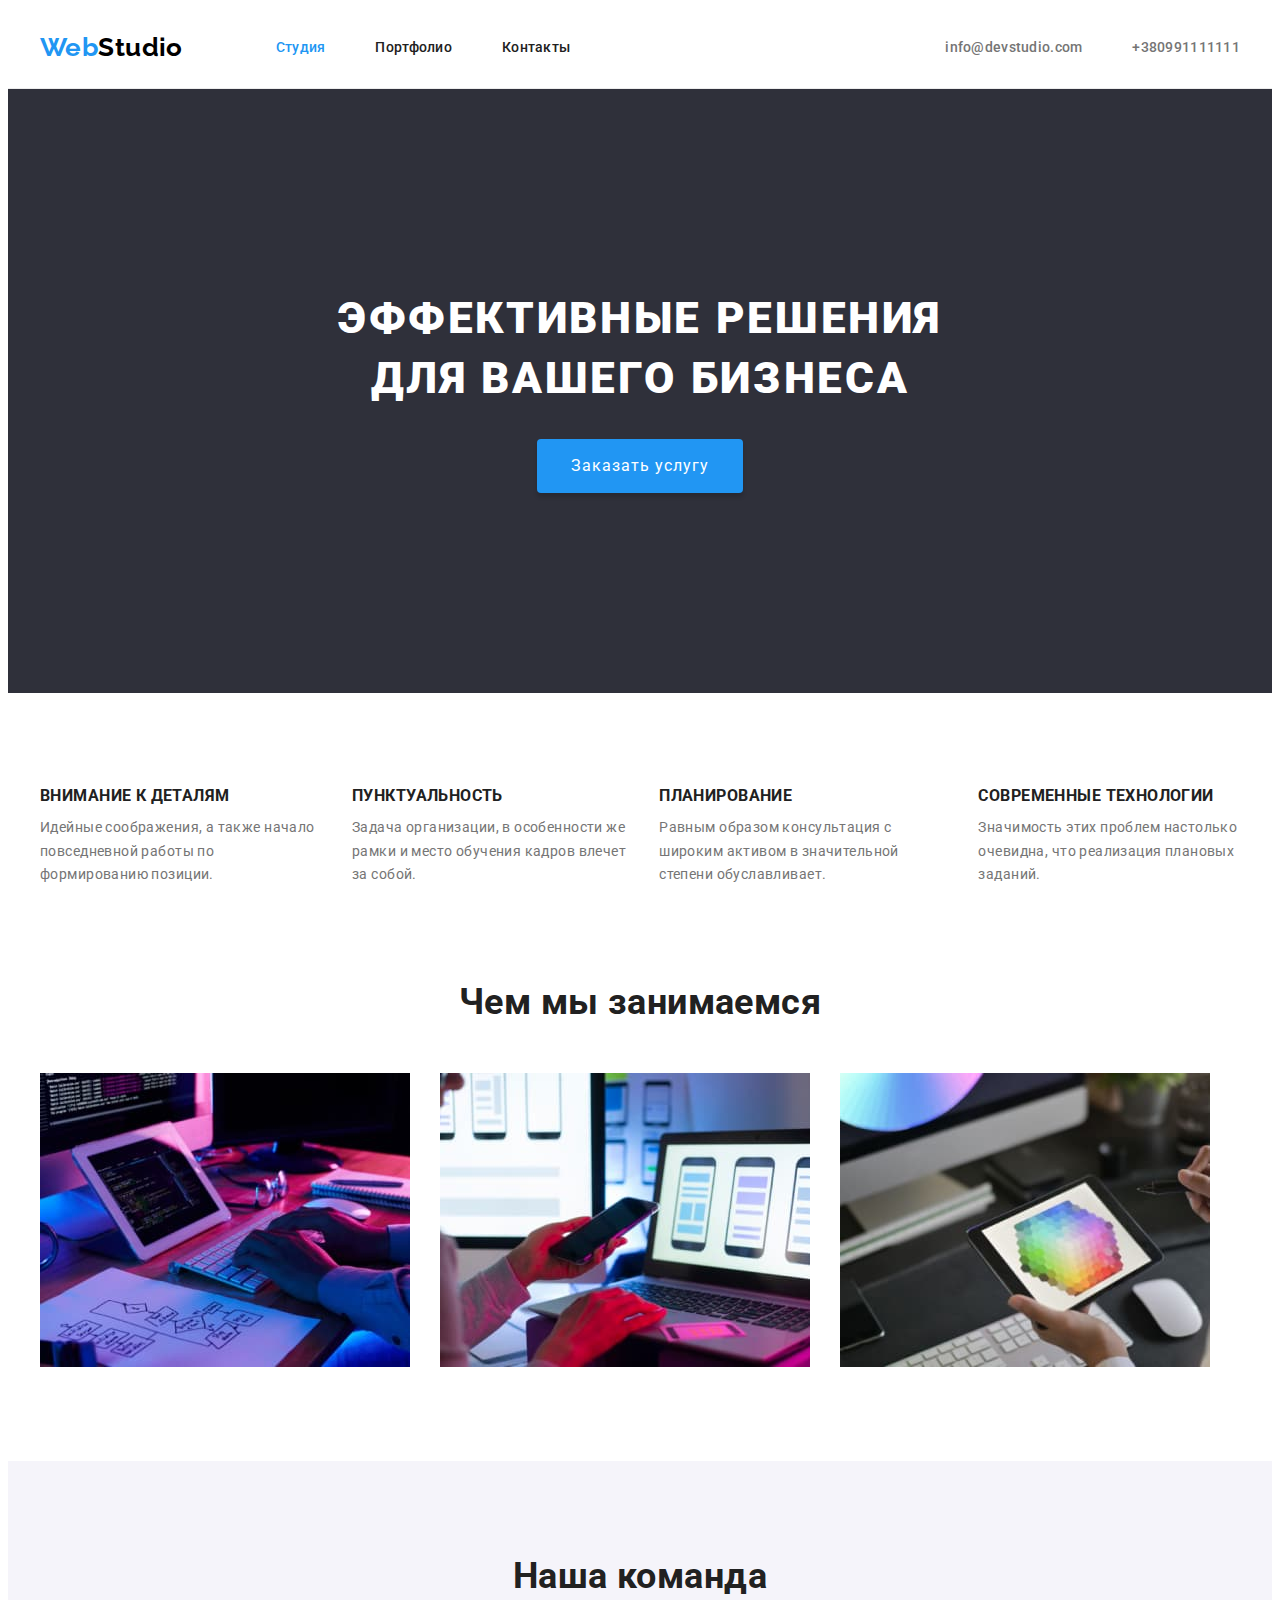
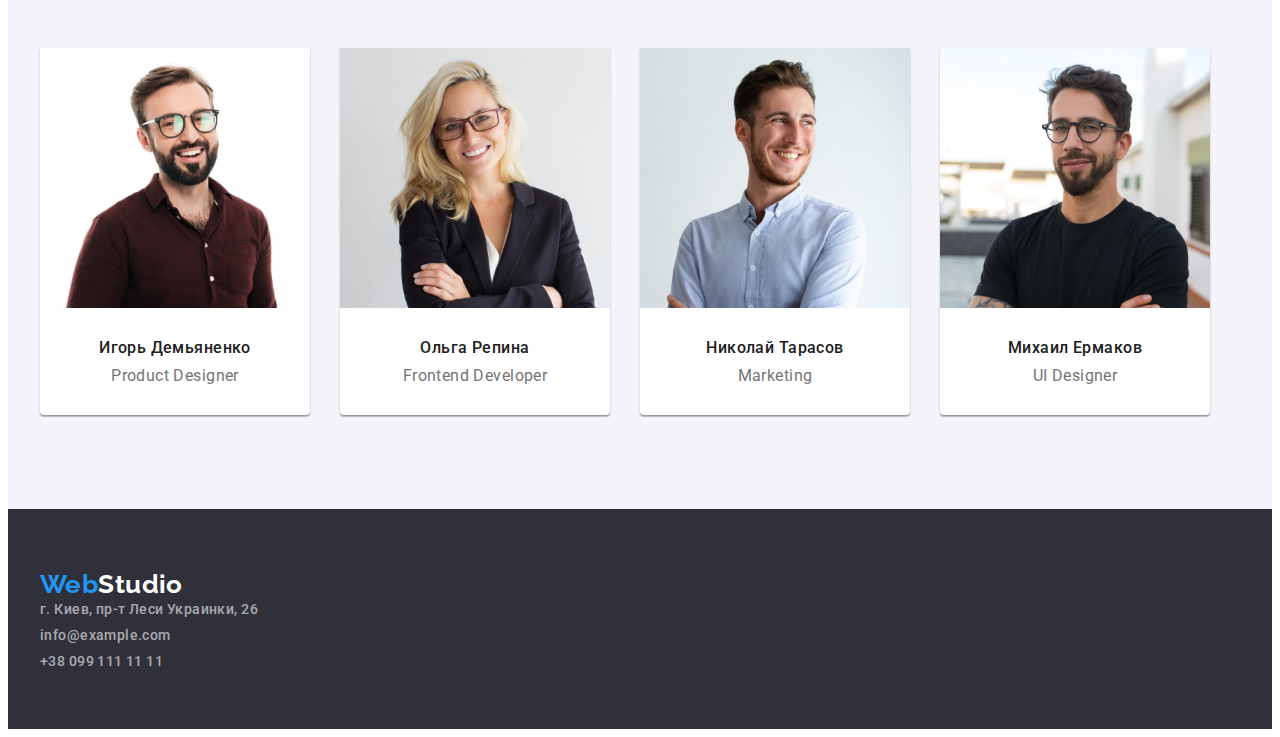
<file: index.html>
<!DOCTYPE html>
<html lang="ru">

<head>
    <meta charset="UTF-8">
    <meta http-equiv="X-UA-Compatible" content="IE=edge">
    <meta name="viewport" content="width=device-width, initial-scale=1.0">
    <title>Document</title>
    <link rel="preconnect" href="https://fonts.gstatic.com">
    <link rel="preconnect" href="https://fonts.gstatic.com">
    <link
        href="https://fonts.googleapis.com/css2?family=Raleway:wght@700&family=Roboto:wght@400;500;700;900&display=swap"
        rel="stylesheet">
    <link rel="stylesheet" href="https://cdnjs.cloudflare.com/ajax/libs/modern-normalize/1.1.0/modern-normalize.min.css"
        integrity="sha512-wpPYUAdjBVSE4KJnH1VR1HeZfpl1ub8YT/NKx4PuQ5NmX2tKuGu6U/JRp5y+Y8XG2tV+wKQpNHVUX03MfMFn9Q=="
        crossorigin="anonymous" referrerpolicy="no-referrer" />
    <link rel="stylesheet" href="./css/styles.css">
</head>

<body>
    <!-- шапка -->
    <header class="header">
        <div class="container header-container">
            <nav class="nav">
                <a href="./index.html" class="header-logo link">
                    Web<span class="header-logo-accent">Studio</span>
                </a>
                <ul class="nav-header list">
                    <li class="nav-header-list"><a href="./index.html" class="header-link current link"> Студия</a>
                    </li>
                    <li class="nav-header-list"> <a href="./portfolio.html" class="header-link link"> Портфолио</a></li>
                    <li class="nav-header-list"> <a href="" class="header-link link"> Контакты</a></li>
                </ul>
            </nav>
            <ul class="auth-nav list">
                <li class="auth-nav-item">
                    <a href="mailto:info@devstudio.com" class="auto-link link">info@devstudio.com</a>
                </li>
                <li class="auth-nav-item">
                    <a href="tel:380991111111" class="auto-link link">+380991111111</a>
                </li>
            </ul>
        </div>
    </header>
    <main>
        <!-- герой -->
        <section class="section hero">
            <div class="container">
                <h1 class="hero-title">Эффективные решения для вашего бизнеса</h1>
                <button type="button" class="hero-button">Заказать услугу </button>
            </div>
        </section>
        <!-- особенности -->
        <section class="section-advantages">
            <div class="container">
                <h2 class="section-title visually-hidden"> Наши преимущества</h2>
                <ul class="advantages list">
                    <li class="advantages-item">
                        <h3 class="advantages-title">Внимание к деталям</h3>
                        <p class="advantages-text">Идейные соображения, а также начало повседневной работы по
                            формированию
                            позиции.</p>
                    </li>
                    <li class="advantages-item">
                        <h3 class="advantages-title">Пунктуальность</h3>
                        <p class="advantages-text">Задача организации, в особенности же рамки и место обучения кадров
                            влечет
                            за собой.
                        </p>
                    </li>
                    <li class="advantages-item">
                        <h3 class="advantages-title">Планирование</h3>
                        <p class="advantages-text">Равным образом консультация с широким активом в значительной степени
                            обуславливает.
                        </p>
                    </li>
                    <li class="advantages-item">
                        <h3 class="advantages-title">Современные технологии</h3>
                        <p class="advantages-text">Значимость этих проблем настолько очевидна, что реализация плановых
                            заданий.</p>
                    </li>
                </ul>
            </div>
        </section>
        <!-- чем занимаемся  -->
        <section class="section-job">
            <div class="container">
                <h2 class="section-title">Чем мы занимаемся</h2>
                <ul class="job-list list">
                    <li class="job-list-item">
                        <img src="./images/computer.jpg" alt="компьютер" width="370" height="294">
                    </li>
                    <li class="job-list-item">
                        <img src="./images/smartphone.jpg" alt="смартфон" width="370" height="294">
                    </li>
                    <li class="job-list-item">
                        <img src="./images/the-tablet.jpg" alt="планшет" width="370" height="294">
                    </li>
                </ul>
            </div>
        </section>
        <!-- команда -->
        <section class="section-team team">
            <div class="container">
                <h2 class="section-title">Наша команда</h2>
                <ul class="team-list list">
                    <li class="team-list-item">
                        <img src="./images/igor-demyanenko.jpg" alt="Игорь Демьяненко" width="270" height="260">
                        <div class="team-list-description">
                            <h3 class="team-title">Игорь Демьяненко</h3>
                            <p class="team-text">Product Designer</p>
                        </div>
                    </li>
                    <li class="team-list-item">
                        <img src="./images/olga-repina.jpg" alt="Ольга Репина" width="270" height="260">
                        <div class="team-list-description">
                            <h3 class="team-title">Ольга Репина</h3>
                            <p class="team-text">Frontend Developer</p>
                        </div>
                    </li>
                    <li class="team-list-item">
                        <img src="./images/nikolay-tarasov.jpg" alt="Николай Тарасов" width="270" height="260">
                        <div class="team-list-description">
                            <h3 class="team-title">Николай Тарасов</h3>
                            <p class="team-text">Marketing</p>
                        </div>
                    </li>
                    <li class="team-list-item">
                        <img src="./images/mikhail-ermakov.jpg" alt="Михаил Ермаков" width="270" height="260">
                        <div class="team-list-description">
                            <h3 class="team-title">Михаил Ермаков</h3>
                            <p class="team-text">UI Designer</p>
                        </div>
                    </li>
                </ul>
            </div>
        </section>
    </main>
    <footer class="footer">
        <div class="container">
            <a href="./index.html" class="footer-logo link">Web<span class="footer-logo-accent">Studio</span></a>
            <address>
                <ul class="nav-footer list">
                    <li class="footer-list">
                        <a href="https://www.google.com/maps/d/embed?mid=10uSM3H-mIU3GznYo2szRIEphczw" target="_blank"
                            rel="noopener noreferrer" class="footer-link link">г. Киев, пр-т Леси Украинки, 26</a>
                    </li>
                    <li class="footer-list"><a href="mailto:info@example.com"
                            class="footer-link link">info@example.com</a>
                    </li>
                    <li class="footer-list"> <a href="tel:380991111111" class="footer-link link">+38 099 111 11
                            11</a></li>
                </ul>
            </address>
        </div>
    </footer>
</body>

</html>
</file>
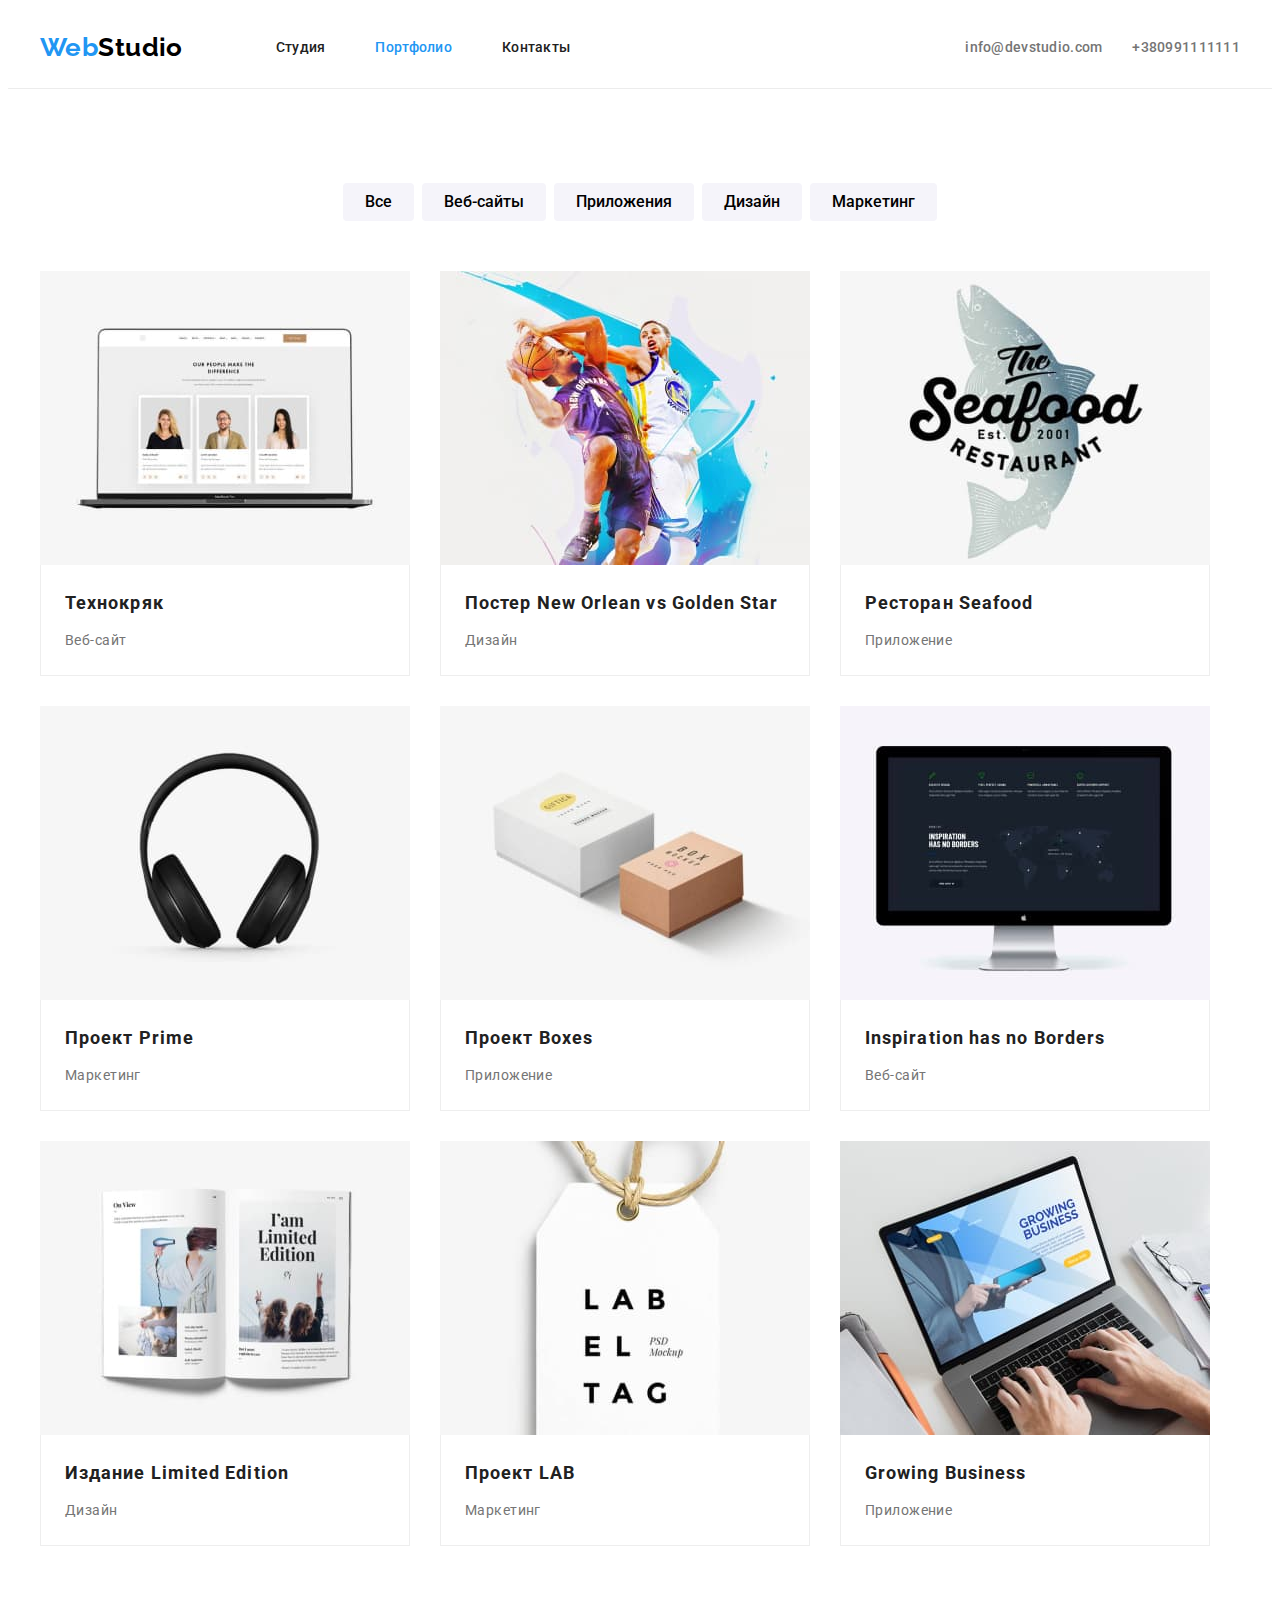
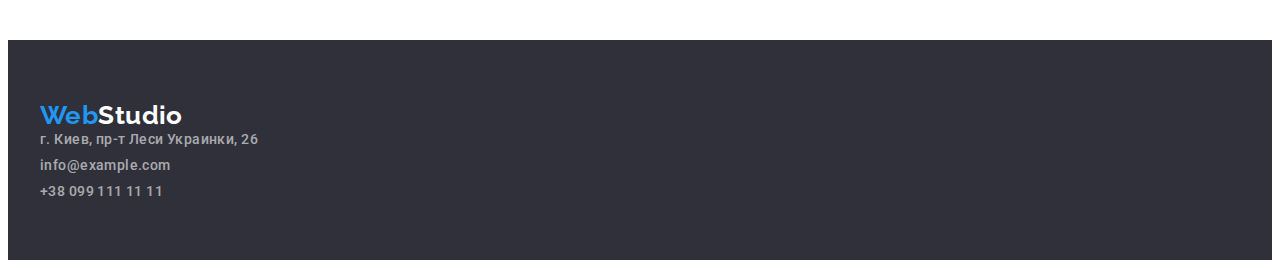
<file: portfolio.html>
<!DOCTYPE html>
<html lang="ru">

<head>
    <meta charset="UTF-8">
    <meta http-equiv="X-UA-Compatible" content="IE=edge">
    <meta name="viewport" content="width=device-width, initial-scale=1.0">
    <title>Document</title>
    <link rel="preconnect" href="https://fonts.gstatic.com">
    <link
        href="https://fonts.googleapis.com/css2?family=Raleway:wght@700&family=Roboto:wght@400;500;700;900&display=swap"
        rel="stylesheet">
    <link rel="stylesheet" href="https://cdnjs.cloudflare.com/ajax/libs/modern-normalize/1.1.0/modern-normalize.min.css"
        integrity="sha512-wpPYUAdjBVSE4KJnH1VR1HeZfpl1ub8YT/NKx4PuQ5NmX2tKuGu6U/JRp5y+Y8XG2tV+wKQpNHVUX03MfMFn9Q=="
        crossorigin="anonymous" referrerpolicy="no-referrer" />
    <link rel="stylesheet" href="./css/styles.css">
</head>

<body>
    <header class="header">
        <div class="container header-container">
            <nav class="nav">
                <a href="./index.html" class="header-logo link">
                    Web<span class="header-logo-accent">Studio</span>
                </a>
                <ul class="nav-header list">
                    <li class="nav-header-list"><a href="./index.html" class="header-link link"> Студия</a> </li>
                    <li class="nav-header-list"><a href="./portfolio.html" class="header-link current link">
                            Портфолио</a></li>
                    <li class="nav-header-list"><a href="" class="header-link link"> Контакты</a></li>
                </ul>
            </nav>
            <ul class="auth-nav list">
                <li class="auto-nav-mail">
                    <a href="mailto:info@devstudio.com" class="auto-link link">info@devstudio.com</a>
                </li>
                <li class="auto-nav-tell">
                    <a href="tel:380991111111" class="auto-link link">+380991111111</a>
                </li>
            </ul>
        </div>
    </header>
    <main>
        <section class="section-portfolio">
            <div class="container">
                <h2 class="visually-hidden">Наши работы</h2>
                <ul class="button list">
                    <li class="button-item"><button type="button" class="button-job">Все</button></li>
                    <li class="button-item"><button type="button" class="button-job">Веб-сайты</button></li>
                    <li class="button-item"><button type="button" class="button-job">Приложения</button></li>
                    <li class="button-item"><button type="button" class="button-job">Дизайн</button></li>
                    <li class="button-item"><button type="button" class="button-job">Маркетинг</button></li>
                </ul>
                <ul class="list-works list">
                    <li class="list-works-item">
                        <a href="" class="link"><img src="./images/portfolio/technocryk.jpg" alt="веб-сайт" width="370"
                                height="294"></a>
                        <div class="works-description">
                            <h3 class="list-works-title">Технокряк</h3>
                            <p class="list-works-description">Веб-сайт</p>
                        </div>
                    </li>
                    <li class="list-works-item">
                        <a href="" class="link"><img src="./images/portfolio/golden-star.jpg"
                                alt="постер баскетбольных соревнований" width="370" height="294"></a>
                        <div class="works-description">
                            <h3 class="list-works-title">Постер New Orlean vs Golden Star</h3>
                            <p class="list-works-description">Дизайн</p>
                        </div>
                    </li>
                    <li class="list-works-item">
                        <a href="" class="link"><img src="./images/portfolio/seafood.jpg" alt="логотип ресторана"
                                width="370" height="294"></a>
                        <div class="works-description">
                            <h3 class="list-works-title">Ресторан Seafood</h3>
                            <p class="list-works-description">Приложение</p>
                        </div>
                    </li>
                    <li class="list-works-item">
                        <a href="" class="link"><img src="./images/portfolio/project-prime.jpg" alt="наушники"
                                width="370" height="294"></a>
                        <div class="works-description">
                            <h3 class="list-works-title">Проект Prime</h3>
                            <p class="list-works-description">Маркетинг</p>
                        </div>
                    </li>
                    <li class="list-works-item">
                        <a href="" class="link"><img src="./images/portfolio/project-boxes.jpg" alt="коробки"
                                width="370" height="294"></a>
                        <div class="works-description">
                            <h3 class="list-works-title">Проект Boxes</h3>
                            <p class="list-works-description">Приложение</p>
                        </div>
                    </li>
                    <li class="list-works-item">
                        <a href="" class="link"><img src="./images/portfolio/inspiration.jpg" alt="веб-сайт" width="370"
                                height="294"></a>
                        <div class="works-description">
                            <h3 class="list-works-title">Inspiration has no Borders</h3>
                            <p class="list-works-description">Веб-сайт</p>
                        </div>
                    </li>
                    <li class="list-works-item">
                        <a href="" class="link"><img src="./images/portfolio/limited-edition.jpg" alt="журнал"
                                width="370" height="294"></a>
                        <div class="works-description">
                            <p class="list-works-title">Издание Limited Edition</p>
                            <p class="list-works-description">Дизайн</p>
                        </div>
                    </li>
                    <li class="list-works-item">
                        <a href="" class="link"><img src="./images/portfolio/project-lab.jpg" alt="название проекта"
                                width="370" height="294"></a>
                        <div class="works-description">
                            <h3 class="list-works-title">Проект LAB</h3>
                            <p class="list-works-description">Маркетинг</p>
                        </div>
                    </li>
                    <li class="list-works-item">
                        <a href="" class="link"><img src="./images/portfolio/growing-business.jpg"
                                alt="открытое приложение" width="370" height="294"></a>
                        <div class="works-description">
                            <h3 class="list-works-title">Growing Business</h3>
                            <p class="list-works-description">Приложение</p>
                        </div>
                    </li>
                </ul>
            </div>
        </section>
    </main>
    <footer class="footer">
        <div class="container">
            <a href="./index.html" class="footer-logo link">Web<span class="footer-logo-accent">Studio</span> </a>
            <address>
                <ul class="nav-footer list">
                    <li class="footer-list">
                        <a href="https://www.google.com/maps/d/embed?mid=10uSM3H-mIU3GznYo2szRIEphczw" target="_blank"
                            rel="noopener noreferrer" class="footer-link link">г. Киев, пр-т Леси Украинки, 26</a>
                    </li>
                    <li class="footer-list"><a href="mailto:info@example.com"
                            class="footer-link link">info@example.com</a></li>
                    <li class="footer-list"> <a href="tel:380991111111" class="footer-link link">+38 099 111 11 11</a>
                    </li>
                </ul>
            </address>
        </div>
    </footer>

</body>
</file>
<file: css/styles.css>
/* ===============================главное============================================  */
/* обводка
.nav-header-list,
.auth-nav-item,
.logo,
.container {
outline: 1px solid tomato; 
} */

h1,
h2,
h3,
h4,
h5,
h6,
p{
  margin-top: 0;
  margin-bottom: 0;
}
ul,
ol{
  margin-top: 0;
  margin-bottom: 0;
  padding-left: 0;
}

img{
  display: block;
}

.list{
  list-style: none;
}
.link{
  text-decoration: none;
}
:root {
  --primary-text-color: #212121;
  --title-text-color: #212121;
  --accent-color: #2196f3;
  --paragraph-text-color: #757575;
  --primary-font: 'Roboto', sans-serif;
  --secondary-font: 'Raleway', sans-serif;
  --color-black: #000000;
  --color-white: #ffffff;
  --color-white-rgba:rgba(255, 255, 255, 0.6);
  --primary-background-color: #ffffff;
  --secondary-background-color: #2F303A;
  --background-button: #F5F4FA;
  --box-shadow: 0px 1px 3px rgba(0, 0, 0, 0.12), 0px 1px 1px rgba(0, 0, 0, 0.14), 0px 2px 1px rgba(0, 0, 0, 0.2);
  --button-shadow: 0px 4px 4px rgba(0, 0, 0, 0.15);
}
body {
  background-color: var(--color-white);
  color: var(--primary-text-color);
  font-family: var(--primary-font);
  font-weight: 400;
  font-size: 14px;
  letter-spacing: 0.03em;
}

.container{
  width: 1200px;
  margin: 0 auto;
  padding-left: 15px;
  padding-right: 15px;
  }
/* .section{
  padding-top: 47px;
  padding-bottom: 47px;
  } */
.visually-hidden {
  position: absolute;
  width: 1px;
  height: 1px;
  margin: -1px;
  border: 0;
  padding: 0;
  white-space: nowrap;
  clip-path: inset(100%);
  clip: rect(0 0 0 0);
  overflow: hidden;
}
 /* ===============================хедер============================================ */
.header{
  padding-top: 24px;
  padding-bottom: 25px;
  border-bottom: 1px solid #ECECEC;
  }
.header-container{
  display: flex;
  align-items: center;
  }
  /* ============логотип============================ */
 .header-logo {
  margin-right: 93px;
  
  color: var(--accent-color);
  font-family: var(--secondary-font);
  font-weight: 700;
  font-size: 26px;
  line-height: 1.2;
}
.header-logo-accent {
  color: var(--color-black);
}
.logo:hover,
.logo:focus {
  color: var(--accent-color);
}
/* ===============навигация======================== */
.nav{
  display: flex;
  align-items: center;
  }
.nav-header{
  display: flex;
  align-items: center;
}
.header-link{
  color: var(--title-text-color);
  font-weight: 500;
  line-height: 1.14;
  letter-spacing: 0.02em;
}
.nav-header-list:not(:last-child){
  margin-right: 50px;
}
.auth-nav{
  display: flex;
  margin-left: auto;
}
.auto-nav-mail{
  margin-right: 30px;
}
.auth-nav-item:not(:last-child){
  margin-right: 50px;
}
.header-link:hover,
.header-link:focus,
.footer-link:hover,
.footer-link:focus{
  color: var(--accent-color);
}
.nav-header .current {
  color: var(--accent-color);
}
.auto-link { 
  color: var(--paragraph-text-color);
  font-weight: 500;
  line-height: 1.14;
  letter-spacing: 0.02em;
  font-style: normal;
}
.auto-link:hover,
.auto-link:focus {
  color: var(--accent-color);
}

 /* ===============================боди============================================  */
.hero {
 background-color: var(--secondary-background-color);
 padding: 200px 0;
 text-align: center;
} 
.hero-title {
  max-width: 696px; 
  margin: auto;
  margin-bottom: 30px;

  background-color: var(--secondary-background-color);
  color: var(--color-white);
  font-weight: 900;
  font-size: 44px;
  line-height: 1.36;
  text-align: center;
  letter-spacing: 0.06em;
  text-transform: uppercase;
}
.section-title {
  margin-bottom: 50px;


  color: var(--title-text-color);
  font-weight: 700;
  font-size: 36px;
  line-height: 1.17;
  text-align: center;
}
/* ==============наши преимущества==================== */
.advantages{
  display: flex;
}
.section-advantages{
  padding-top: 94px;
  padding-bottom: 47px;
}
.advantages-item:not(:last-child){
  margin-right: 30px;
}
.advantages-title {
  margin-bottom: 10px;
  color: var(--title-text-color);
  font-weight: 700;
  line-height: 1.14;
  text-transform: uppercase;
}
.advantages-text{
  color: var(--paragraph-text-color);
  line-height: 1.7;
}
/* =================наша команда======================= */
.team{
  background-color: var(--background-button);
}
.section-team{
  padding-top: 94px;
  padding-bottom: 94px;
}
.team-list{
  display: flex;
  flex-wrap: wrap;
  margin-top: -30px;
  margin-left: -30px;
  text-align: center;
}
.team-list-item{
  margin-top: 30px;
  margin-left: 30px;
  background: #FFFFFF;
  box-shadow: var(--box-shadow);
  border-radius: 0px 0px 4px 4px;
}
.team-title {
  margin-bottom: 10px;
  color: var(--title-text-color);
  font-weight: 500;
  font-size: 16px;
  line-height: 1.19;
}
.team-text {
  color: var(--paragraph-text-color);
  font-size: 16px;
  line-height: 1.18;
}
.team-list-description{
  text-align: center;
  padding-top: 30px;
  padding-bottom: 30px;
}
/* ======================кнопки========================= */
.hero-button{
border-radius: 4px;
justify-content: center;
margin: auto;
border-color: transparent;
padding: 10px 32px;
box-shadow: var(--button-shadow);

font-family: inherit;
font-size: 16px;
line-height: 1.9;
letter-spacing: 0.06em;
color: var(--color-white);
background-color: var(--accent-color);
cursor: pointer;
}
.button{
display: flex;
justify-content: center; 
margin-bottom: 50px;
}
.button-item:not(:last-child){
  margin-right: 8px;
}
.button-job{
background: var(--background-button);
border: none;
border-radius: 4px;
padding: 6px 22px;

font-weight: 500;
font-size: 16px;
line-height: 1.6;
background-color: var(--background-button);
color: var(--color-black);
font-family: inherit;
cursor: pointer;
}
.button-job:hover,
.button-job:focus{
 background-color: var(--accent-color);
 color: var(--color-white);
}
/* ==================чем мы занимаемся================ */
.section-job{
 padding-top: 47px;
 padding-bottom: 94px;
}
.job-list{
  display: flex;
  margin-top: -50px;
  margin-left: -30px;
}
.job-list-item{
  margin-top: 50px;
  margin-left: 30px;
}
/* ==================портфолио====================== */
.section-portfolio{
padding-top: 94px;
padding-bottom: 94px;
}
.list-works{
  display: flex;
  flex-wrap: wrap;
  margin-top: -30px;
  margin-left: -30px;
}
.list-works-item{
  margin-top: 30px;
  margin-left: 30px;
}
.list-works-title {
margin-bottom: 4px;
font-weight: 700;
font-size: 18px;
line-height: 2;
letter-spacing: 0.06em;
}
.list-works-description{
font-size: 1.9;
line-height: 30px;
color: var(--paragraph-text-color);
}
.works-description{
  padding: 20px 24px;
  border: 1px solid #EEEEEE;
  border-top: none;
}

/*===============================футер============================================ */
.footer{
  background-color: var(--secondary-background-color);
  padding-top: 60px;
  padding-bottom: 60px;
}
.footer-logo{
  margin-bottom: 20px;
  color: var(--accent-color);
  font-family: var(--secondary-font);
  font-weight: 700;
  font-size: 26px;
  line-height: 1.2;
}
.footer-logo-accent {
  margin-bottom: 20px;
  color: var(--color-white);
}
.footer-link{
  color: var(--color-white-rgba);
  font-weight: 500;
  line-height: 1.14;
  font-style: normal; 
}
.footer-list:not(:last-child){
  margin-bottom: 9px;
}
</file>
